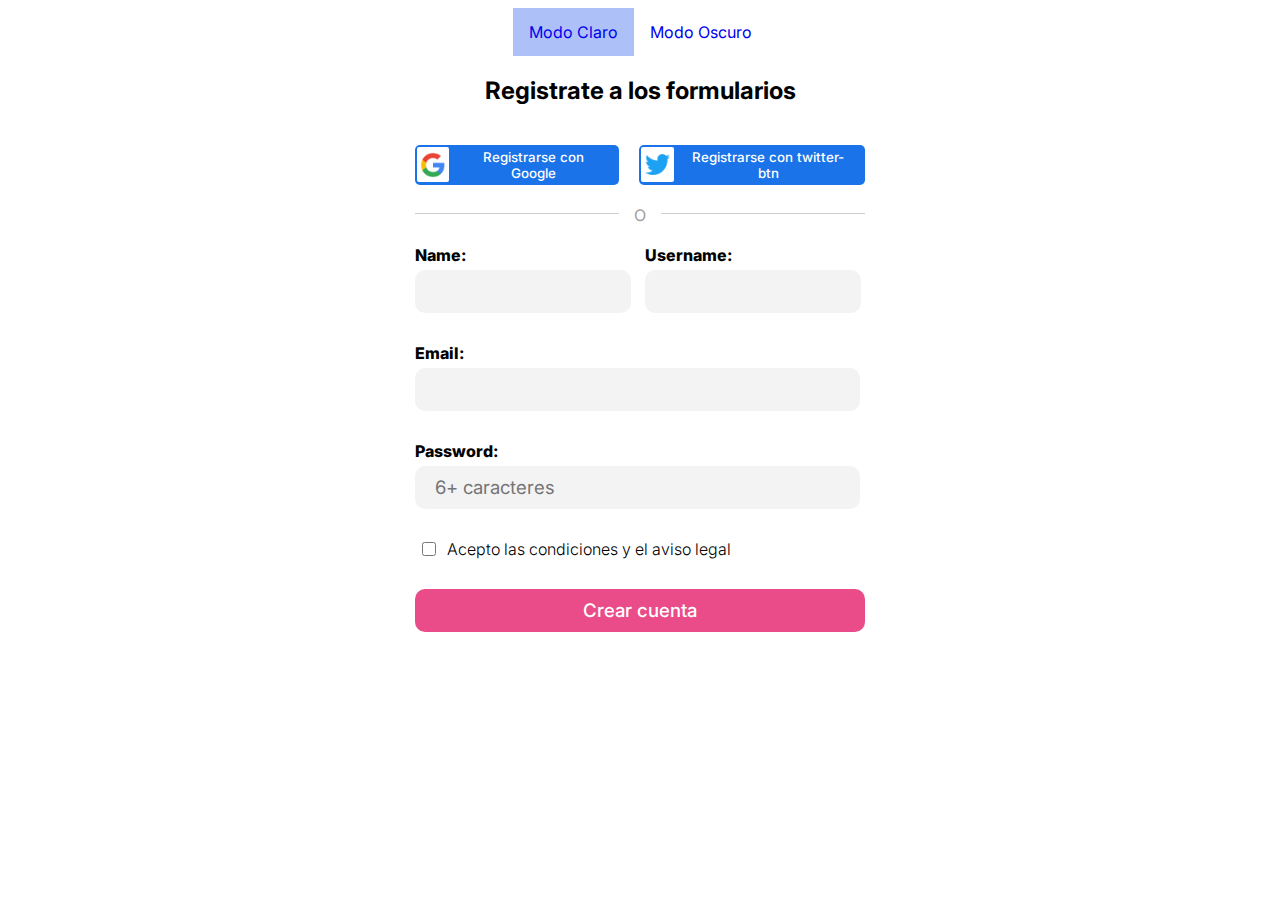
<file: index.html>
<!DOCTYPE html>
<html lang="en">
    <head>
        <meta charset="UTF-8" />
        <meta http-equiv="X-UA-Compatible" content="IE=edge" />
        <meta name="viewport" content="width=device-width, initial-scale=1.0" />
        <title>Login</title>
        <link rel="stylesheet" href="css/style.css">
    </head>
    <body>
        <div class="container">
            <ul>
                <li><a class="active" href="index.html">Modo Claro</a></li>
                <li><a href="page/login-dark.html">Modo Oscuro</a></li>
            </ul>
        </div>
        <div class="container">
            <h2>Registrate a los formularios</h2>
            <div class="buttons">
                <button class="google-btn"><picture><img src="img/google.png" alt="google-img"></picture><span>Registrarse con Google</span></button>
                <button class="twitter-btn"><picture><img src="img/twitter.png" alt="twitter-img"></picture><span>Registrarse con twitter-btn</span></button>
            </div>
            <div class="separator">
                <hr>
                <span>O</span>
                <hr>
            </div>
            <form action="" method="">
                <div class="section-input">
                    <label for="name">
                        <span>Name:</span>
                        <input type="text" name="name" id="name">
                    </label>
                    <label for="username">
                        <span>Username:</span>
                        <input type="text" name="username" id="username">
                    </label>
                </div>
                <label for="email">
                    <span>Email:</span>
                    <input type="email" name="email" id="email">
                </label>
                <label for="password">
                    <span>Password:</span>
                    <input type="password" name="password" id="password" placeholder="6+ caracteres">
                </label>
                <label for="checkbox" class="checkbox-label">
                    <input type="checkbox" name="checkbox" id="checkbox">
                    <span>Acepto las condiciones y el aviso legal</span>
                </label>
                <button type="submit" class="btn-submit">Crear cuenta</button>
            </form>
        </div>
    </body>
</html>
</file>
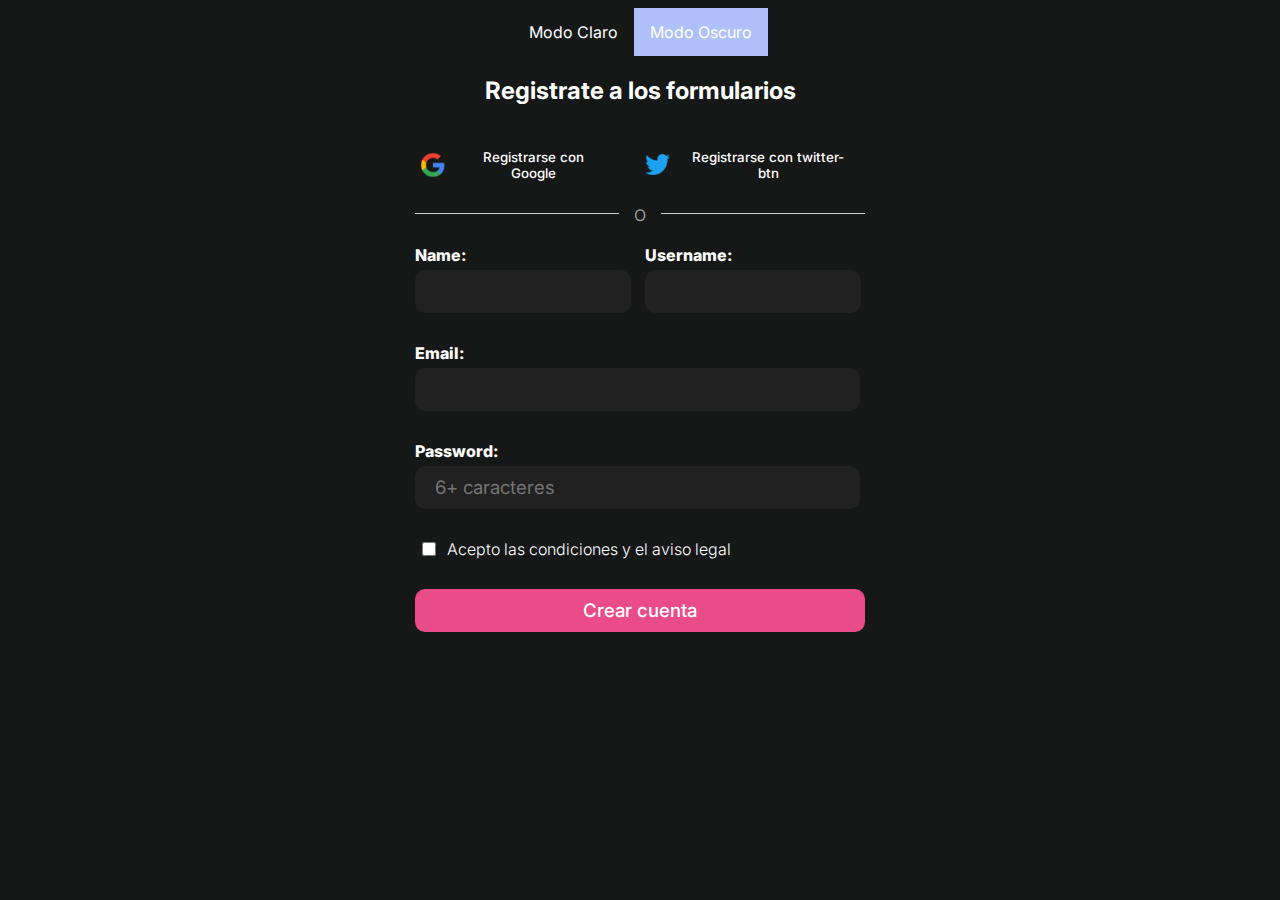
<file: page/login-dark.html>
<!DOCTYPE html>
<html lang="en">
    <head>
        <meta charset="UTF-8" />
        <meta http-equiv="X-UA-Compatible" content="IE=edge" />
        <meta name="viewport" content="width=device-width, initial-scale=1.0" />
        <title>Login</title>
        <link rel="stylesheet" href="../css/login-dark.css">
    </head>
    <body>
        <div class="container">
            <ul>
                <li><a href="../index.html">Modo Claro</a></li>
                <li><a class="active" href="../login-dark.html">Modo Oscuro</a></li>
            </ul>
        </div>
        <div class="container">
            <h2>Registrate a los formularios</h2>
            <div class="buttons">
                <button class="google-btn"><picture><img src="../img/google.png" alt="google-img"></picture><span>Registrarse con Google</span></button>
                <button class="twitter-btn"><picture><img src="../img/twitter.png" alt="twitter-img"></picture><span>Registrarse con twitter-btn</span></button>
            </div>
            <div class="separator">
                <hr>
                <span>O</span>
                <hr>
            </div>
            <form action="" method="">
                <div class="section-input">
                    <label for="name">
                        <span>Name:</span>
                        <input type="text" name="name" id="name">
                    </label>
                    <label for="username">
                        <span>Username:</span>
                        <input type="text" name="username" id="username">
                    </label>
                </div>
                <label for="email">
                    <span>Email:</span>
                    <input type="email" name="email" id="email">
                </label>
                <label for="password">
                    <span>Password:</span>
                    <input type="password" name="password" id="password" placeholder="6+ caracteres">
                </label>
                <label for="checkbox" class="checkbox-label">
                    <input type="checkbox" name="checkbox" id="checkbox">
                    <span>Acepto las condiciones y el aviso legal</span>
                </label>
                <button type="submit" class="btn-submit">Crear cuenta</button>
            </form>
        </div>
    </body>
</html>
</file>
<file: css/style.css>
@import url('https://fonts.googleapis.com/css2?family=Inter:wght@300;500;800&display=swap');

* {
    font-family: 'Inter', sans-serif;
}

.container{
    margin: auto;
    display: flex;
    flex-direction: column;
    align-items: center;
    justify-content: center;
    gap: 20px;
    width: 450px;
}

.buttons{
    align-self: flex-start;
    display: flex;
    gap: 20px;
}

/* Google */

.google-btn{
    background-color: #1A73E8;
    border: none;
    border-radius: 5px;
    height: 40px;
    display: flex;
    align-items: center;
    padding: 2px;
    cursor: pointer;
}

.google-btn:hover{
    opacity: 0.75;
}

.google-btn picture{
    width: 35px;
    height: 35px;
    background-color: white;
    border-radius: 2px;
    display: flex;
    align-items: center;
    justify-content: center;
}

.google-btn picture img{
    width: 80%;
}

.google-btn span{
    color: white;
    font-weight: 500;
    padding: 15px;
}

/* Twitter */

.twitter-btn{
    background-color: #1A73E8;
    border: none;
    border-radius: 5px;
    height: 40px;
    display: flex;
    align-items: center;
    padding: 2px;
    cursor: pointer;
}

.twitter-btn:hover{
    opacity: 0.75;
}

.twitter-btn picture{
    width: 35px;
    height: 35px;
    background-color: white;
    border-radius: 2px;
    display: flex;
    align-items: center;
    justify-content: center;
}

.twitter-btn picture img {
    width: 80%;
}

.twitter-btn span{
    color: white;
    font-weight: 500;
    padding: 15px;
}

/* Separator */

.separator{
    display: flex;
    width: 100%;
    gap: 15px;
}

.separator hr {
    flex-grow: 1;
    border: none;
    border-top: 1px solid #ccc;
}

.separator span{
    color: rgb(157, 157, 157);
}

/* Section inputs */

.section-input{
    display: flex;
    gap: 10px;
    width: 100%;
}

form{
    display: flex;
    flex-direction: column;
    align-items: stretch;
    gap: 30px;
}

label{
    width: 100%;
    display: flex;
    flex-direction: column;
    gap: 5px;
}

label span{
    font-weight: 800;
}
.section-input label input{
    width: 80%;
    background-color: #f3f3f4;
    border: none;
    padding: 10px 20px;
    border-radius: 10px;
    outline: none;
    font-size: 14pt;
}

label input{
    width: 90%;
    background-color: #f3f3f4;
    border: none;
    padding: 10px 20px;
    border-radius: 10px;
    outline: none;
    font-size: 14pt;
    transition: background-color 0.2s, border 0.2s, box-shadow 0.2s;
}

label input:hover{
    background-color: white;
    border: solid 1px #f3f3f4;
    box-shadow: 0 0 4px #f3f3f4;
}

label input:focus{
    background-color: white;
    border: solid 1px #f3f3f4;
    box-shadow: 0 0 4px #f3f3f4;
}

.checkbox-label {
    display: flex;
    flex-direction: row;
}

.checkbox-label input[type="checkbox"]{
    width: 20px;
}

.checkbox-label span{
    font-weight: 300;
}

.btn-submit{
    background-color: #EA4C89;
    color: white;
    font-weight: 500;
    font-size: 14pt;
    text-align: center;
    padding: 10px;
    border: none;
    border-radius: 10px;
    cursor: pointer;
}

.btn-submit:hover{
    opacity: 0.75;
}

/* barra */

ul {
    list-style-type: none;
    margin: 0;
    padding: 0;
    overflow: hidden;
    background-color: #fff;
}


li {
    float: left;
}

li a {
    display: block;
    color: ccc;
    text-align: center;
    padding: 14px 16px;
    text-decoration: none;
    transition: background-color 0.2s, border 0.2s, box-shadow 0.2s;
}

li a:hover:not(.active) {
    background-color: #ccc;
}

.active {
    background-color: #adc0f7;
}
</file>
<file: css/login-dark.css>
@import url('https://fonts.googleapis.com/css2?family=Inter:wght@300;500;800&display=swap');

* {
    font-family: 'Inter', sans-serif;
    background-color: #161717;
    color: white;
}

.container{
    margin: auto;
    display: flex;
    flex-direction: column;
    align-items: center;
    justify-content: center;
    gap: 20px;
    width: 450px;
}

.buttons{
    align-self: flex-start;
    display: flex;
    gap: 20px;
}

/* Google */

.google-btn{
    /* background-color: #1A73E8; */
    border: none;
    border-radius: 5px;
    height: 40px;
    display: flex;
    align-items: center;
    padding: 2px;
    cursor: pointer;
}

.google-btn:hover{
    opacity: 0.75;
}

.google-btn picture{
    width: 35px;
    height: 35px;
    background-color: #161717;
    border-radius: 2px;
    display: flex;
    align-items: center;
    justify-content: center;
}

.google-btn picture img{
    width: 80%;
}

.google-btn span{
    color: white;
    font-weight: 500;
    padding: 15px;
}

/* Twitter */

.twitter-btn{
    /* background-color: #1A73E8; */
    border: none;
    border-radius: 5px;
    height: 40px;
    display: flex;
    align-items: center;
    padding: 2px;
    cursor: pointer;
}

.twitter-btn:hover{
    opacity: 0.75;
}

.twitter-btn picture{
    width: 35px;
    height: 35px;
    background-color: #161717;
    border-radius: 2px;
    display: flex;
    align-items: center;
    justify-content: center;
}

.twitter-btn picture img {
    width: 80%;
}

.twitter-btn span{
    color: white;
    font-weight: 500;
    padding: 15px;
}

/* Separator */

.separator{
    display: flex;
    width: 100%;
    gap: 15px;
}

.separator hr {
    flex-grow: 1;
    border: none;
    border-top: 1px solid #ccc;
}

.separator span{
    color: rgb(157, 157, 157);
}

/* Section inputs */

.section-input{
    display: flex;
    gap: 10px;
    width: 100%;
}

form{
    display: flex;
    flex-direction: column;
    align-items: stretch;
    gap: 30px;
}

label{
    width: 100%;
    display: flex;
    flex-direction: column;
    gap: 5px;
}

label span{
    font-weight: 800;
}
.section-input label input{
    width: 80%;
    background-color: #212121;
    border: none;
    padding: 10px 20px;
    border-radius: 10px;
    outline: none;
    font-size: 14pt;
    color: white;
}

label input{
    width: 90%;
    background-color: #212121;
    border: none;
    padding: 10px 20px;
    border-radius: 10px;
    outline: none;
    font-size: 14pt;
    transition: background-color 0.2s, border 0.2s, box-shadow 0.2s;
    color: white;
}

label input:hover{
    background-color: #454045;
    border: solid 1px #454045;
    box-shadow: 0 0 4px #6a6a6a;
}

label input:focus{
    background-color: #454045;
    border: solid 1px #454045;
    box-shadow: 0 0 4px #6a6a6a;
}

.checkbox-label {
    display: flex;
    flex-direction: row;
}

.checkbox-label input[type="checkbox"]{
    width: 20px;
}

.checkbox-label span{
    font-weight: 300;
}

.btn-submit{
    background-color: #EA4C89;
    color: white;
    font-weight: 500;
    font-size: 14pt;
    text-align: center;
    padding: 10px;
    border: none;
    border-radius: 10px;
    cursor: pointer;
}

.btn-submit:hover{
    opacity: 0.75;
}

/* barra */

ul {
    list-style-type: none;
    margin: 0;
    padding: 0;
    overflow: hidden;
}


li {
    float: left;
}

li a {
    display: block;
    color: ccc;
    text-align: center;
    padding: 14px 16px;
    text-decoration: none;
    transition: background-color 0.2s, border 0.2s, box-shadow 0.2s;
}

li a:hover:not(.active) {
    background-color: #ccc;
}

.active {
    background-color: #adc0f7;
}
</file>
